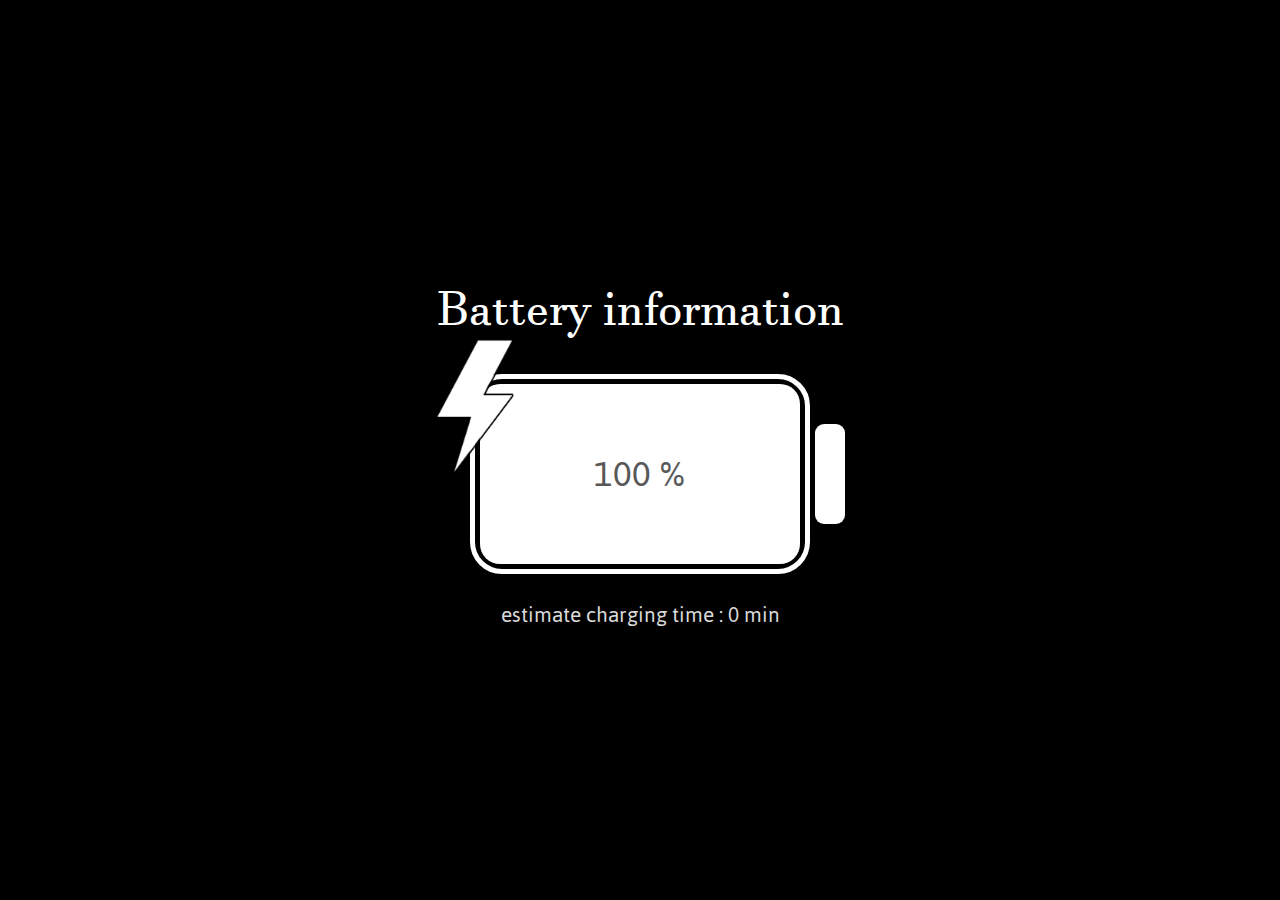
<file: Battery-api/index.html>
<!DOCTYPE html>
<html lang="en">

<head>
  <meta charset="UTF-8">
  <meta name="viewport" content="width=device-width, initial-scale=1.0">
  <title>Battery api</title>
  <link rel="stylesheet" href="./css/style.css">
</head>

<body>
  <div class="battery-info-container">
    <h1>Battery information</h1>
    <div class="battery">
      <div class="charging-icon">
        <img src="./img/white-bolt.png" alt="charging-icon" title="Plugged in">
      </div>
      <div class="main-icon">
        <div class="battery-level-progress-bar"></div>
        <div class="battery-level">
          <!-- battery level -->
        </div>
      </div>
      <div class="small-icon"></div>
    </div>
    <p class="estimate-time">
      <!-- estimate battery life : 3 hrs 30 min -->
    </p>
  </div>
  <script src="./js/main.js"></script>
</body>

</html>
</file>
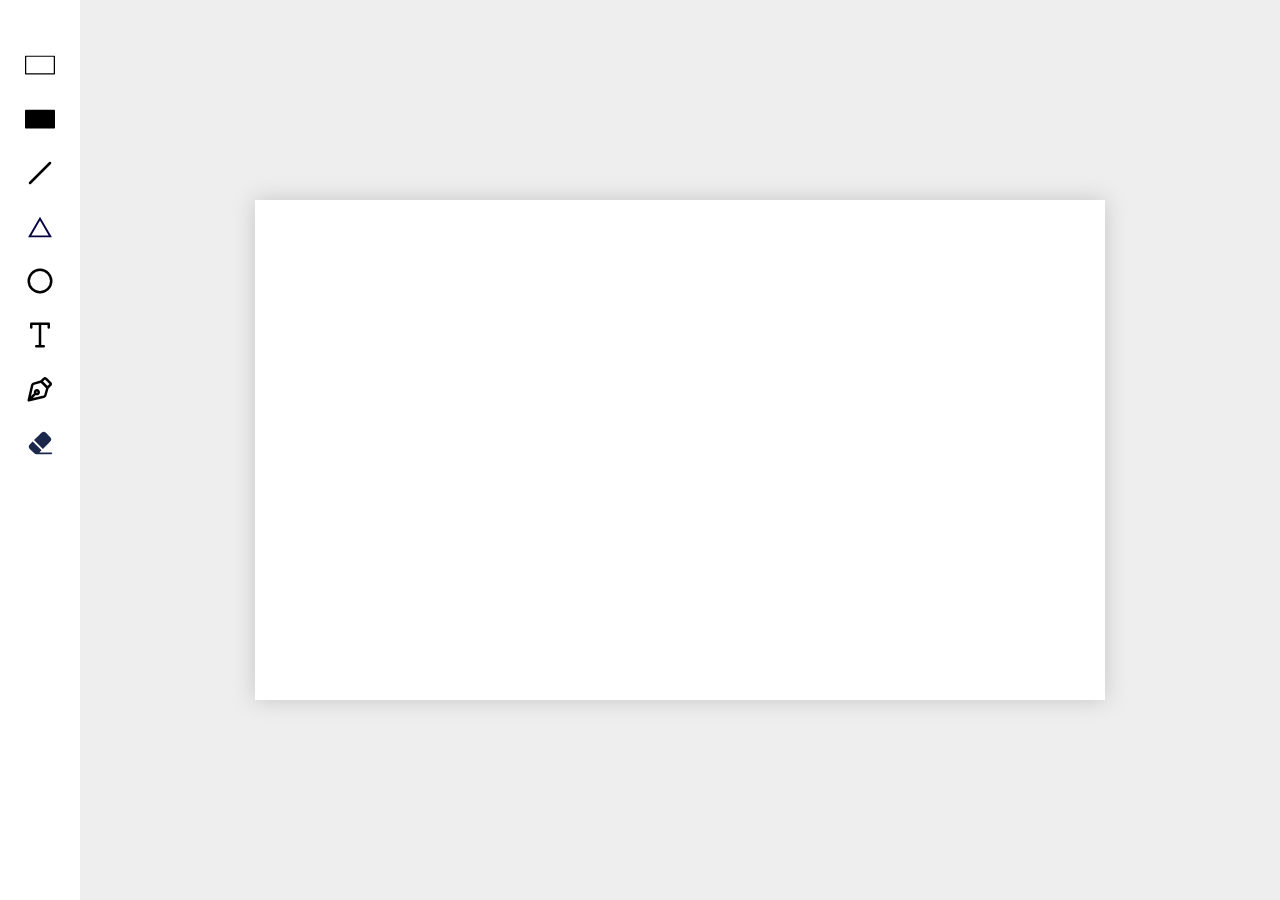
<file: Canvas-api/index.html>
<!DOCTYPE html>
<html lang="en">

<head>
  <meta charset="UTF-8">
  <meta name="viewport" content="width=device-width, initial-scale=1.0">
  <title>Canvas api - draw and delete shape</title>
  <link rel="stylesheet" href="https://cdnjs.cloudflare.com/ajax/libs/font-awesome/6.4.2/css/all.min.css" />
  <!-- style -->
  <link rel="stylesheet" href="./css/style.css">
  <!-- JavaScript file -->
  <script src="./js/script.js" defer></script>
</head>

<body>
  <aside>
    <ul>
      <li id="rect" title="Rectangle">
        <div class="svg-img">
          <svg fill="#000000" height="30px" width="30px" version="1.1" id="Layer_1" xmlns="http://www.w3.org/2000/svg"
            xmlns:xlink="http://www.w3.org/1999/xlink" viewBox="0 0 512.00 512.00" xml:space="preserve" stroke="#000000"
            stroke-width="0.00512">
            <g id="SVGRepo_bgCarrier" stroke-width="0"></g>
            <g id="SVGRepo_tracerCarrier" stroke-linecap="round" stroke-linejoin="round"></g>
            <g id="SVGRepo_iconCarrier">
              <g>
                <g>
                  <path
                    d="M501.333,96H10.667C4.779,96,0,100.779,0,106.667v298.667C0,411.221,4.779,416,10.667,416h490.667 c5.888,0,10.667-4.779,10.667-10.667V106.667C512,100.779,507.221,96,501.333,96z M490.667,394.667H21.333V117.333h469.333 V394.667z">
                  </path>
                </g>
              </g>
            </g>
          </svg>
        </div>
      </li>
      <li id="fill-rect" title="Fill rectangle">
        <div class="svg-img">
          <svg fill="#000000" height="30px" width="30px" version="1.1" id="Layer_1" xmlns="http://www.w3.org/2000/svg"
            xmlns:xlink="http://www.w3.org/1999/xlink" viewBox="0 0 512 512" xml:space="preserve">
            <g id="SVGRepo_bgCarrier" stroke-width="0"></g>
            <g id="SVGRepo_tracerCarrier" stroke-linecap="round" stroke-linejoin="round"></g>
            <g id="SVGRepo_iconCarrier">
              <g>
                <g>
                  <path
                    d="M501.333,96H10.667C4.779,96,0,100.779,0,106.667v298.667C0,411.221,4.779,416,10.667,416h490.667 c5.888,0,10.667-4.779,10.667-10.667V106.667C512,100.779,507.221,96,501.333,96z">
                  </path>
                </g>
              </g>
            </g>
          </svg>
        </div>
      </li>
      <li id="line" title="Line">
        <div class="svg-img">
          <svg fill="#000000" viewBox="0 0 24 24" xmlns="http://www.w3.org/2000/svg" stroke="#000000"
            stroke-width="0.00024000000000000003">
            <g id="SVGRepo_bgCarrier" stroke-width="0"></g>
            <g id="SVGRepo_tracerCarrier" stroke-linecap="rounded" stroke-linejoin="round"></g>
            <g id="SVGRepo_iconCarrier">
              <path d="M3.293,20.707a1,1,0,0,1,0-1.414l16-16a1,1,0,1,1,1.414,1.414l-16,16A1,1,0,0,1,3.293,20.707Z">
              </path>
            </g>
          </svg>
        </div>
      </li>
      <li id="triangle" title="Triangle">
        <div class="svg-img">
          <svg viewBox="0 0 24 24" fill="none" xmlns="http://www.w3.org/2000/svg">
            <g id="SVGRepo_bgCarrier" stroke-width="0"></g>
            <g id="SVGRepo_tracerCarrier" stroke-linecap="round" stroke-linejoin="round"></g>
            <g id="SVGRepo_iconCarrier">
              <path fill-rule="evenodd" clip-rule="evenodd"
                d="M12.0001 3.75317L21.5509 20.2501H2.44922L12.0001 3.75317ZM5.05089 18.7501H18.9492L12.0001 6.74697L5.05089 18.7501Z"
                fill="#080341"></path>
            </g>
          </svg>
        </div>
      </li>
      <li id="circle" title="Circle">
        <div class="svg-img">
          <svg viewBox="0 0 24 24" fill="none" xmlns="http://www.w3.org/2000/svg">
            <g id="SVGRepo_bgCarrier" stroke-width="0"></g>
            <g id="SVGRepo_tracerCarrier" stroke-linecap="round" stroke-linejoin="round"></g>
            <g id="SVGRepo_iconCarrier">
              <path
                d="M21 12C21 16.9706 16.9706 21 12 21C7.02944 21 3 16.9706 3 12C3 7.02944 7.02944 3 12 3C16.9706 3 21 7.02944 21 12Z"
                stroke="#000000" stroke-width="2" stroke-linecap="round" stroke-linejoin="round"></path>
            </g>
          </svg>
        </div>
      </li>
      <li id="text" title="Text">
        <div class="svg-img">
          <svg viewBox="0 0 24 24" fill="none" xmlns="http://www.w3.org/2000/svg">
            <g id="SVGRepo_bgCarrier" stroke-width="0"></g>
            <g id="SVGRepo_tracerCarrier" stroke-linecap="round" stroke-linejoin="round"></g>
            <g id="SVGRepo_iconCarrier">
              <path d="M12 3V21M9 21H15M19 6V3H5V6" stroke="#000000" stroke-width="2" stroke-linecap="round"
                stroke-linejoin="round"></path>
            </g>
          </svg>
        </div>
      </li>
      <li id="pen" title="Pen">
        <div class="svg-img">
          <svg viewBox="0 0 24 24" fill="none" xmlns="http://www.w3.org/2000/svg">
            <g id="SVGRepo_bgCarrier" stroke-width="0"></g>
            <g id="SVGRepo_tracerCarrier" stroke-linecap="round" stroke-linejoin="round"></g>
            <g id="SVGRepo_iconCarrier">
              <path
                d="M14.8686 4.13134L14.1615 3.42423L14.1615 3.42423L14.8686 4.13134ZM7.81459 7.48152L8.08931 8.44304L7.81459 7.48152ZM5.57564 9.83884L6.55004 10.0637V10.0637L5.57564 9.83884ZM3 21L2.02561 20.7751C1.94808 21.1111 2.04909 21.4633 2.29289 21.7071C2.5367 21.9509 2.8889 22.0519 3.22486 21.9744L3 21ZM14.1611 18.4243L13.9363 17.4499L13.9363 17.4499L14.1611 18.4243ZM16.5185 16.1854L15.5569 15.9107L16.5185 16.1854ZM19.8686 9.13134L20.5757 9.83845V9.83845L19.8686 9.13134ZM19.8686 6.8686L19.1615 7.57571H19.1615L19.8686 6.8686ZM17.1314 4.13134L17.8385 3.42423V3.42423L17.1314 4.13134ZM20.5368 8.30899L19.5858 7.99997L20.5368 8.30899ZM20.5368 7.69095L19.5858 7.99997L20.5368 7.69095ZM15.4404 18.0251L15.9601 18.8794H15.9601L15.4404 18.0251ZM16.0539 17.4424L16.8804 18.0054L16.8804 18.0054L16.0539 17.4424ZM6.55756 7.94607L7.12056 8.77253L7.12056 8.77253L6.55756 7.94607ZM5.97487 8.55957L6.82922 9.07928L6.82922 9.07928L5.97487 8.55957ZM15.691 3.46313L15.382 2.51207L15.691 3.46313ZM16.309 3.46313L16.618 2.51207L16.618 2.51207L16.309 3.46313ZM9.14645 16.2676C9.53697 15.8771 9.53697 15.2439 9.14644 14.8534C8.75591 14.4629 8.12275 14.4629 7.73223 14.8534L9.14645 16.2676ZM10 14.5C10 14.7761 9.77614 15 9.5 15V17C10.8807 17 12 15.8807 12 14.5H10ZM9.5 15C9.22386 15 9 14.7761 9 14.5H7C7 15.8807 8.11929 17 9.5 17V15ZM9 14.5C9 14.2238 9.22386 14 9.5 14V12C8.11929 12 7 13.1193 7 14.5H9ZM9.5 14C9.77614 14 10 14.2238 10 14.5H12C12 13.1193 10.8807 12 9.5 12V14ZM14.1615 3.42423L12.2929 5.29286L13.7071 6.70708L15.5757 4.83845L14.1615 3.42423ZM12.7253 5.03845L7.53987 6.51999L8.08931 8.44304L13.2747 6.96149L12.7253 5.03845ZM4.60125 9.61398L2.02561 20.7751L3.97439 21.2248L6.55004 10.0637L4.60125 9.61398ZM3.22486 21.9744L14.386 19.3987L13.9363 17.4499L2.77514 20.0256L3.22486 21.9744ZM17.48 16.4601L18.9615 11.2747L17.0385 10.7252L15.5569 15.9107L17.48 16.4601ZM18.7071 11.7071L20.5757 9.83845L19.1615 8.42424L17.2929 10.2929L18.7071 11.7071ZM20.5757 6.16149L17.8385 3.42423L16.4243 4.83845L19.1615 7.57571L20.5757 6.16149ZM20.5757 9.83845C20.7621 9.65211 20.9449 9.47038 21.0858 9.30446C21.2342 9.12961 21.3938 8.90772 21.4879 8.618L19.5858 7.99997C19.6057 7.93858 19.6292 7.92986 19.5611 8.01011C19.4854 8.09928 19.3712 8.21456 19.1615 8.42424L20.5757 9.83845ZM19.1615 7.57571C19.3712 7.78538 19.4854 7.90066 19.5611 7.98984C19.6292 8.07008 19.6057 8.06136 19.5858 7.99997L21.4879 7.38194C21.3938 7.09222 21.2342 6.87033 21.0858 6.69548C20.9449 6.52957 20.7621 6.34783 20.5757 6.16149L19.1615 7.57571ZM21.4879 8.618C21.6184 8.21632 21.6184 7.78362 21.4879 7.38194L19.5858 7.99997V7.99997L21.4879 8.618ZM14.386 19.3987C14.988 19.2598 15.5141 19.1507 15.9601 18.8794L14.9207 17.1708C14.8157 17.2346 14.6727 17.28 13.9363 17.4499L14.386 19.3987ZM15.5569 15.9107C15.3493 16.6373 15.2966 16.7778 15.2274 16.8794L16.8804 18.0054C17.1743 17.574 17.3103 17.0541 17.48 16.4601L15.5569 15.9107ZM15.9601 18.8794C16.3257 18.6571 16.6395 18.359 16.8804 18.0054L15.2274 16.8794C15.1471 16.9973 15.0426 17.0966 14.9207 17.1708L15.9601 18.8794ZM7.53987 6.51999C6.94585 6.68971 6.426 6.82571 5.99457 7.11961L7.12056 8.77253C7.22213 8.70334 7.36263 8.65066 8.08931 8.44304L7.53987 6.51999ZM6.55004 10.0637C6.71998 9.32729 6.76535 9.18427 6.82922 9.07928L5.12053 8.03986C4.84922 8.48586 4.74017 9.01202 4.60125 9.61398L6.55004 10.0637ZM5.99457 7.11961C5.64092 7.36052 5.34291 7.67429 5.12053 8.03986L6.82922 9.07928C6.90334 8.95742 7.00268 8.85283 7.12056 8.77253L5.99457 7.11961ZM15.5757 4.83845C15.7854 4.62878 15.9007 4.51459 15.9899 4.43889C16.0701 4.37076 16.0614 4.39424 16 4.41418L15.382 2.51207C15.0922 2.60621 14.8704 2.76578 14.6955 2.91421C14.5296 3.05506 14.3479 3.2379 14.1615 3.42423L15.5757 4.83845ZM17.8385 3.42423C17.6521 3.23789 17.4704 3.05506 17.3045 2.91421C17.1296 2.76578 16.9078 2.60621 16.618 2.51207L16 4.41418C15.9386 4.39424 15.9299 4.37077 16.0101 4.43889C16.0993 4.51459 16.2146 4.62877 16.4243 4.83845L17.8385 3.42423ZM16 4.41418H16L16.618 2.51207C16.2163 2.38156 15.7837 2.38156 15.382 2.51207L16 4.41418ZM12.2929 6.70708L17.2929 11.7071L18.7071 10.2929L13.7071 5.29286L12.2929 6.70708ZM7.73223 14.8534L2.29289 20.2929L3.70711 21.7071L9.14645 16.2676L7.73223 14.8534Z"
                fill="#000000"></path>
            </g>
          </svg>
        </div>
      </li>
      <li id="eraser" title="Eraser">
        <div class="svg-img">
          <svg viewBox="0 0 24 24" fill="none" xmlns="http://www.w3.org/2000/svg">
            <g id="SVGRepo_bgCarrier" stroke-width="0"></g>
            <g id="SVGRepo_tracerCarrier" stroke-linecap="round" stroke-linejoin="round"></g>
            <g id="SVGRepo_iconCarrier">
              <path
                d="M11.4096 5.50506C13.0796 3.83502 13.9146 3 14.9522 3C15.9899 3 16.8249 3.83502 18.4949 5.50506C20.165 7.1751 21 8.01013 21 9.04776C21 10.0854 20.165 10.9204 18.4949 12.5904L14.3017 16.7837L7.21634 9.69828L11.4096 5.50506Z"
                fill="#1C274C"></path>
              <path
                d="M6.1557 10.759L13.2411 17.8443L12.5904 18.4949C12.2127 18.8727 11.8777 19.2077 11.5734 19.5H21C21.4142 19.5 21.75 19.8358 21.75 20.25C21.75 20.6642 21.4142 21 21 21H9C7.98423 20.9747 7.1494 20.1393 5.50506 18.4949C3.83502 16.8249 3 15.9899 3 14.9522C3 13.9146 3.83502 13.0796 5.50506 11.4096L6.1557 10.759Z"
                fill="#1C274C"></path>
            </g>
          </svg>
        </div>
      </li>

    </ul>
  </aside>
  <!-- canvas -->
  <canvas id="my-canvas" width="850" height="500"></canvas>
</body>

</html>
</file>
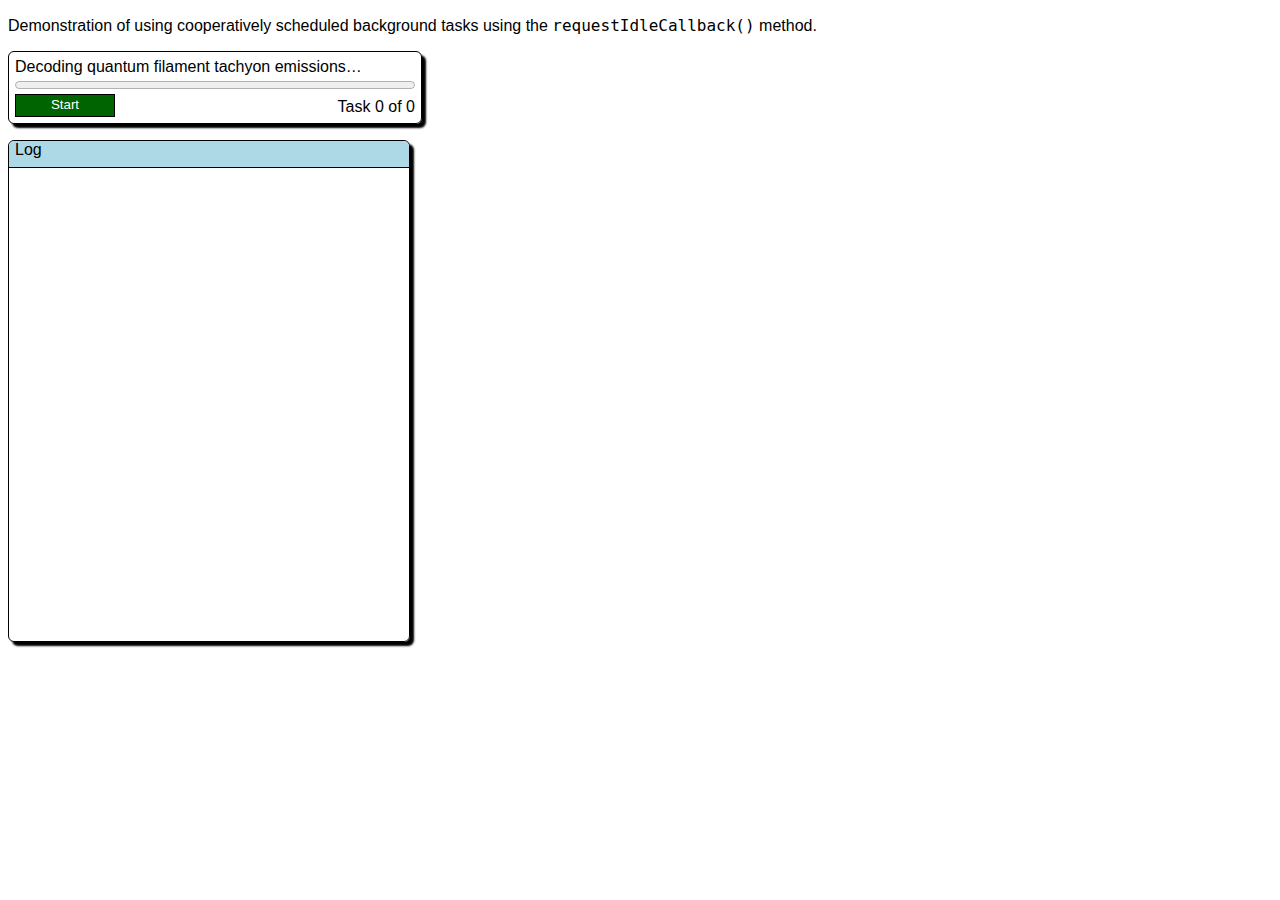
<file: Background-tasks-api/02_example/index.html>
<!DOCTYPE html>
<html lang="en">

<head>
  <meta charset="UTF-8">
  <meta name="viewport" content="width=device-width, initial-scale=1.0">
  <title>Background task api</title>
  <link rel="stylesheet" href="./style.css">
  <script src="./main.js" defer></script>
</head>

<body>
  <p>
    Demonstration of using cooperatively scheduled background tasks using the
    <code>requestIdleCallback()</code> method.
  </p>

  <div id="container">
    <div class="label">Decoding quantum filament tachyon emissions…</div>

    <progress id="progress" value="0"></progress>

    <button class="button" id="startButton">Start</button>

    <div class="label counter">
      Task <span id="currentTaskNumber">0</span> of
      <span id="totalTaskCount">0</span>
    </div>
  </div>

  <div id="logBox">
    <div class="logHeader">Log</div>
    <div id="log"></div>
  </div>

</body>

</html>
</file>
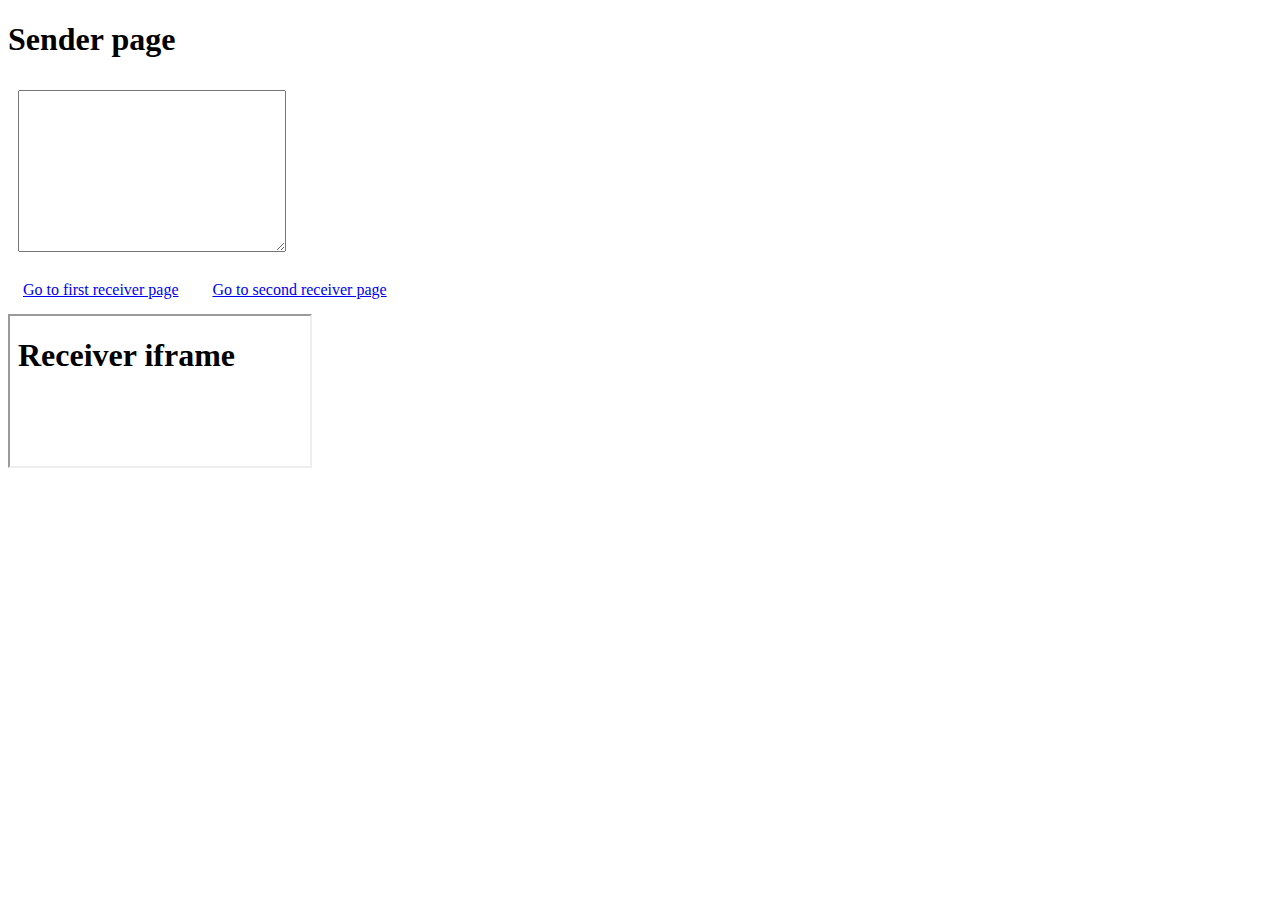
<file: Broadcast-channel-api/sender.html>
<!DOCTYPE html>
<html lang="en">

<head>
  <meta charset="UTF-8">
  <meta name="viewport" content="width=device-width, initial-scale=1.0">
  <title>Sender page : BroadcastChannel api</title>
  <script src="./js/script.js" defer></script>
  <style>
    a,
    textarea {
      padding: 5px;
      margin: 10px;
      display: inline-block;
    }
  </style>
</head>

<body>
  <h1>Sender page</h1>
  <textarea name="sender-message" title="message sender box" id="" cols="30" rows="10"></textarea>
  <div class="reciever-page-link">
    <a href="./pages/receiver1.html" target="_blank">Go to first receiver page </a>
    <a href="./pages/receiver2.html" target="_blank">Go to second receiver page </a>
  </div>
  <iframe src="./pages/receiverIframe.html" frameborder="1" title="receiver-iframe"></iframe>

</body>

</html>
</file>
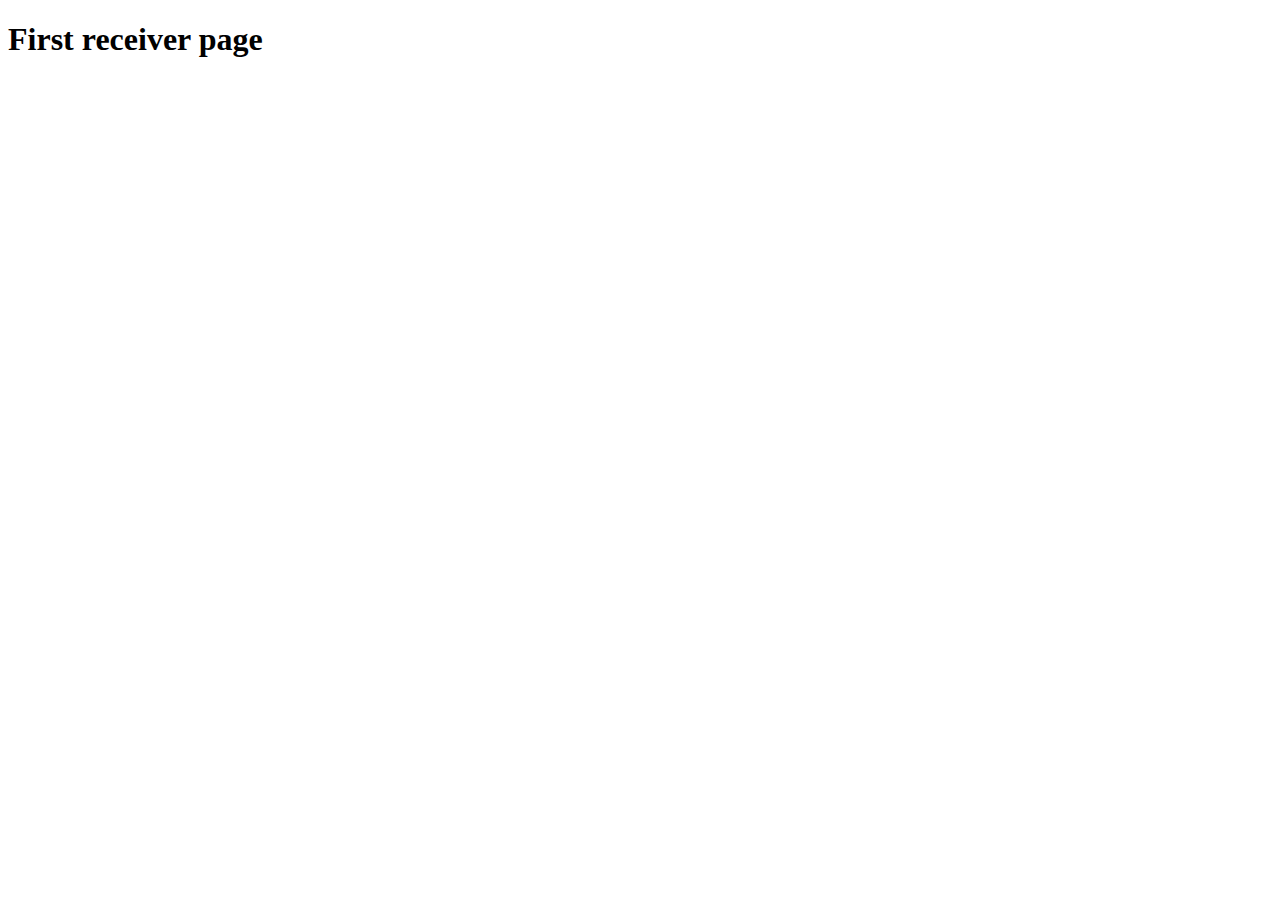
<file: Broadcast-channel-api/pages/receiver1.html>
<!DOCTYPE html>
<html lang="en">

<head>
  <meta charset="UTF-8">
  <meta name="viewport" content="width=device-width, initial-scale=1.0">
  <title>First receiver</title>
</head>

<body>
  <h1>First receiver page </h1>
  <p class="receiver"></p>
  <script>
    const receiver = document.querySelector(".receiver")
    const sendMsg = new BroadcastChannel('Send-message')
    sendMsg.addEventListener('message', (e) => {
      receiver.textContent = e.data;
    })
  </script>
</body>

</html>
</file>
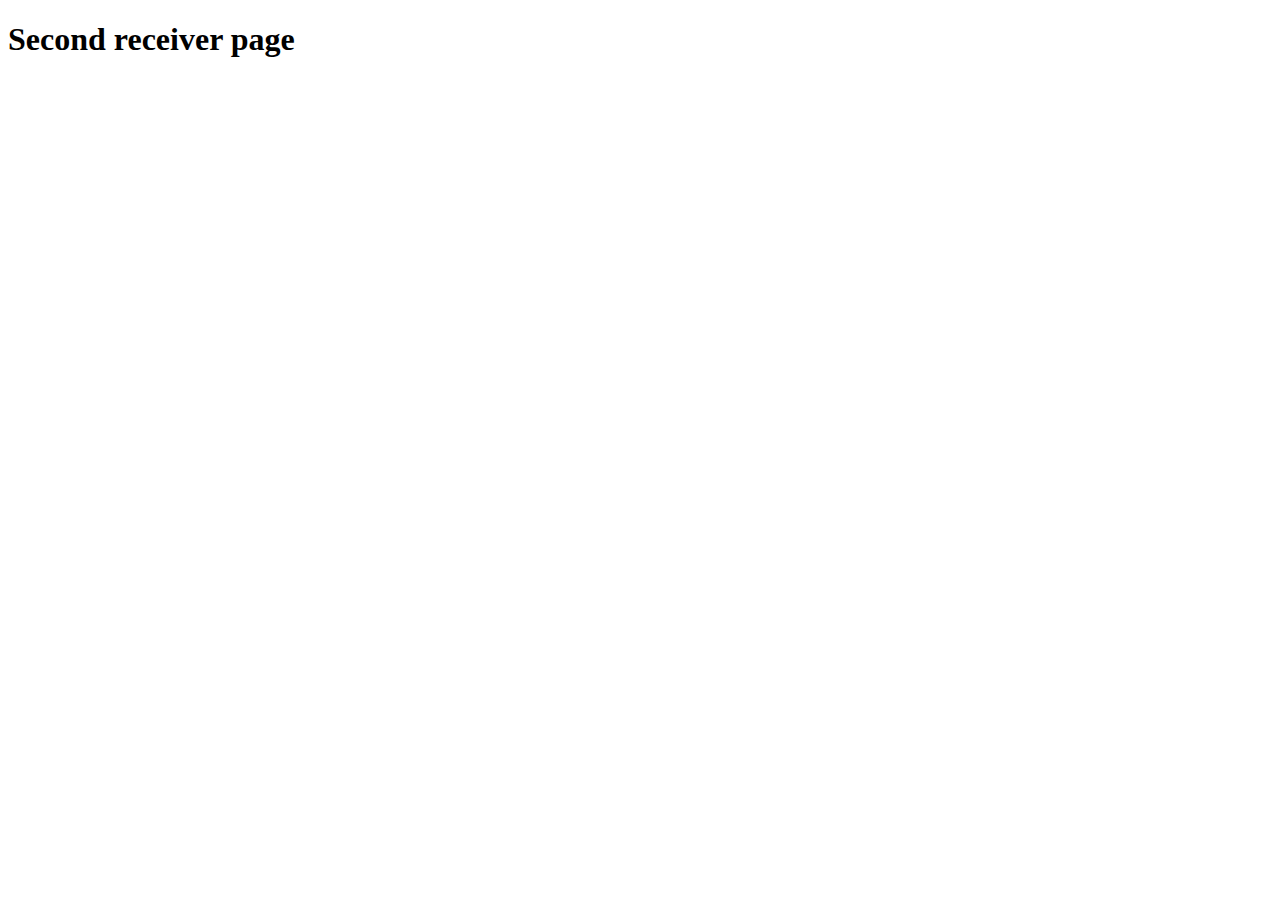
<file: Broadcast-channel-api/pages/receiver2.html>
<!DOCTYPE html>
<html lang="en">

<head>
  <meta charset="UTF-8">
  <meta name="viewport" content="width=device-width, initial-scale=1.0">
  <title>Second receiver page</title>
  <!-- <script src="./script.js" defer></script> -->
</head>

<body>
  <h1>Second receiver page </h1>
  <p class="receiver"></p>
  <script>
    const receiver = document.querySelector(".receiver")
    const sendMsg2 = new BroadcastChannel('Send-message')
    sendMsg2.addEventListener('message', (e) => {
      receiver.textContent = e.data;
    })
  </script>
</body>

</html>
</file>
<file: Battery-api/css/style.css>
@font-face {
  font-family: 'Javanese text';
  src: url('../fonts/Javanese text.ttf') format('truetype');
}

@font-face {
  font-family: 'Jaldi-Regular';
  src: url('../fonts/Jaldi-Regular.ttf') format('truetype');
}


* {
  padding: 0;
  margin: 0;
  box-sizing: border-box;
}

body {
  width: 100%;
  height: 100vh;
  background-color: #000;
  display: grid;
  place-items: center;
}

.battery-info-container {
  display: flex;
  flex-direction: column;
  align-items: center;
}

h1 {
  color: #fff;
  font-family: "Javanese text";
  font-weight: 500;
  font-size: 3em
}

.battery {
  display: flex;
  align-items: center;
  gap: 5px;
  position: relative;
  margin-bottom: 20px;
}

.charging-icon {
  width: 82PX;
  color: #e2e2e2;
  position: absolute;
  z-index: 10;
  top: -35px;
  left: -34px;
  display: none;
}

.charging-icon img {
  width: 100%;
}


.charging-icon.show-charging-icon {
  display: block
}

.battery .main-icon {
  width: 340px;
  height: 200px;
  border: 5px solid #fff;
  border-radius: 32px;
  padding: 5px;
  position: relative;
  overflow: hidden;
}

.battery-level-progress-bar {
  background-color: #fff;
  width: 0%;
  height: 100%;
  border-radius: 20px 0 0 20px;
  transition: all .5s;
}

.battery .small-icon {
  width: 30px;
  height: 100px;
  background-color: #fff;
  border-radius: 9px;
  position: absolute;
  right: -35px;
}

.battery-level {
  font-family: "Jaldi-Regular";
  color: #585858;
  font-size: 2.5rem;
  position: absolute;
  top: 50%;
  left: 50%;
  transform: translate(-50%, -50%);
}

.estimate-time {
  color: #D9D9D9;
  font-family: jaldi;
  font-size: 1.5em;
  font-family: "Jaldi-Regular";
}


/* * responsive  */

@media screen and (max-width: 450px) {
  h1 {
    font-size: 2.5rem;
  }

  .battery {
    transform: rotate(-90deg);
    margin: 100px 0;
  }

  .battery-level {
    transform: rotate(90deg) translate(-50%, 60%);
  }

  .charging-icon {
    transform: rotate(90deg);
    width: 50px;
    top: -35px;
    left: -8px;
  }

  .estimate-time {
    font-size: 1.2rem;
  }
}
</file>
<file: Canvas-api/css/style.css>
* {
  padding: 0;
  margin: 0;
  box-sizing: border-box;
}

body {
  width: 100%;
  height: 100vh;
  background-color: #eeeeee;
  font-family: poppins;
}

.text-input,
.cursor-shape {
  position: absolute;
  z-index: 99;
  outline: none;
  border: none;
}

.text-input {
  font-size: 16px;
  background-color: transparent;
}

.hide-cursor-shape {
  /* display: none; */
}

aside {
  background-color: #fff;
  width: 80px;
  height: 100%;
  padding: 30px 0;
  position: fixed;
  top: 0;
  left: 0;
}

ul {
  list-style: none;
  display: flex;
  flex-direction: column;
  align-items: center;
  padding: 10px;
}

li {
  width: 100%;
  display: flex;
  align-items: center;
  justify-content: center;
  cursor: pointer;
  padding: 10px 0;
  border-radius: 5px;
  transition: all .2s ease-in;
}

li:hover,
li.active {
  background-color: #f7f7f7;
}

li:active {
  transform: scale(.75);
}

.svg-img {
  width: 30px;
}

canvas {
  background-color: #fff;
  box-shadow: 0 0 20px 0px #99999979;
  position: relative;
  top: 50%;
  left: 50%;
  transform: translate(calc(-50% + 40px), -50%);
}
</file>
<file: Background-tasks-api/02_example/style.css>
body {
  font-family: "Open Sans", "Lucida Grande", "Arial", sans-serif;
  font-size: 16px;
}

#logBox {
  margin-top: 16px;
  width: 400px;
  height: 500px;
  border-radius: 6px;
  border: 1px solid black;
  box-shadow: 4px 4px 2px black;
}

.logHeader {
  margin: 0;
  padding: 0 6px 4px;
  height: 22px;
  background-color: lightblue;
  border-bottom: 1px solid black;
  border-radius: 6px 6px 0 0;
}

#log {
  font:
    12px "Courier",
    monospace;
  padding: 6px;
  overflow: auto;
  overflow-y: scroll;
  width: 388px;
  height: 460px;
}

#container {
  width: 400px;
  padding: 6px;
  border-radius: 6px;
  border: 1px solid black;
  box-shadow: 4px 4px 2px black;
  display: block;
  overflow: auto;
}

.label {
  display: inline-block;
}

.counter {
  text-align: right;
  padding-top: 4px;
  float: right;
}

.button {
  padding-top: 2px;
  padding-bottom: 4px;
  width: 100px;
  display: inline-block;
  float: left;
  border: 1px solid black;
  cursor: pointer;
  text-align: center;
  margin-top: 0;
  color: white;
  background-color: darkgreen;
}

#progress {
  width: 100%;
  padding-top: 6px;
}
</file>
